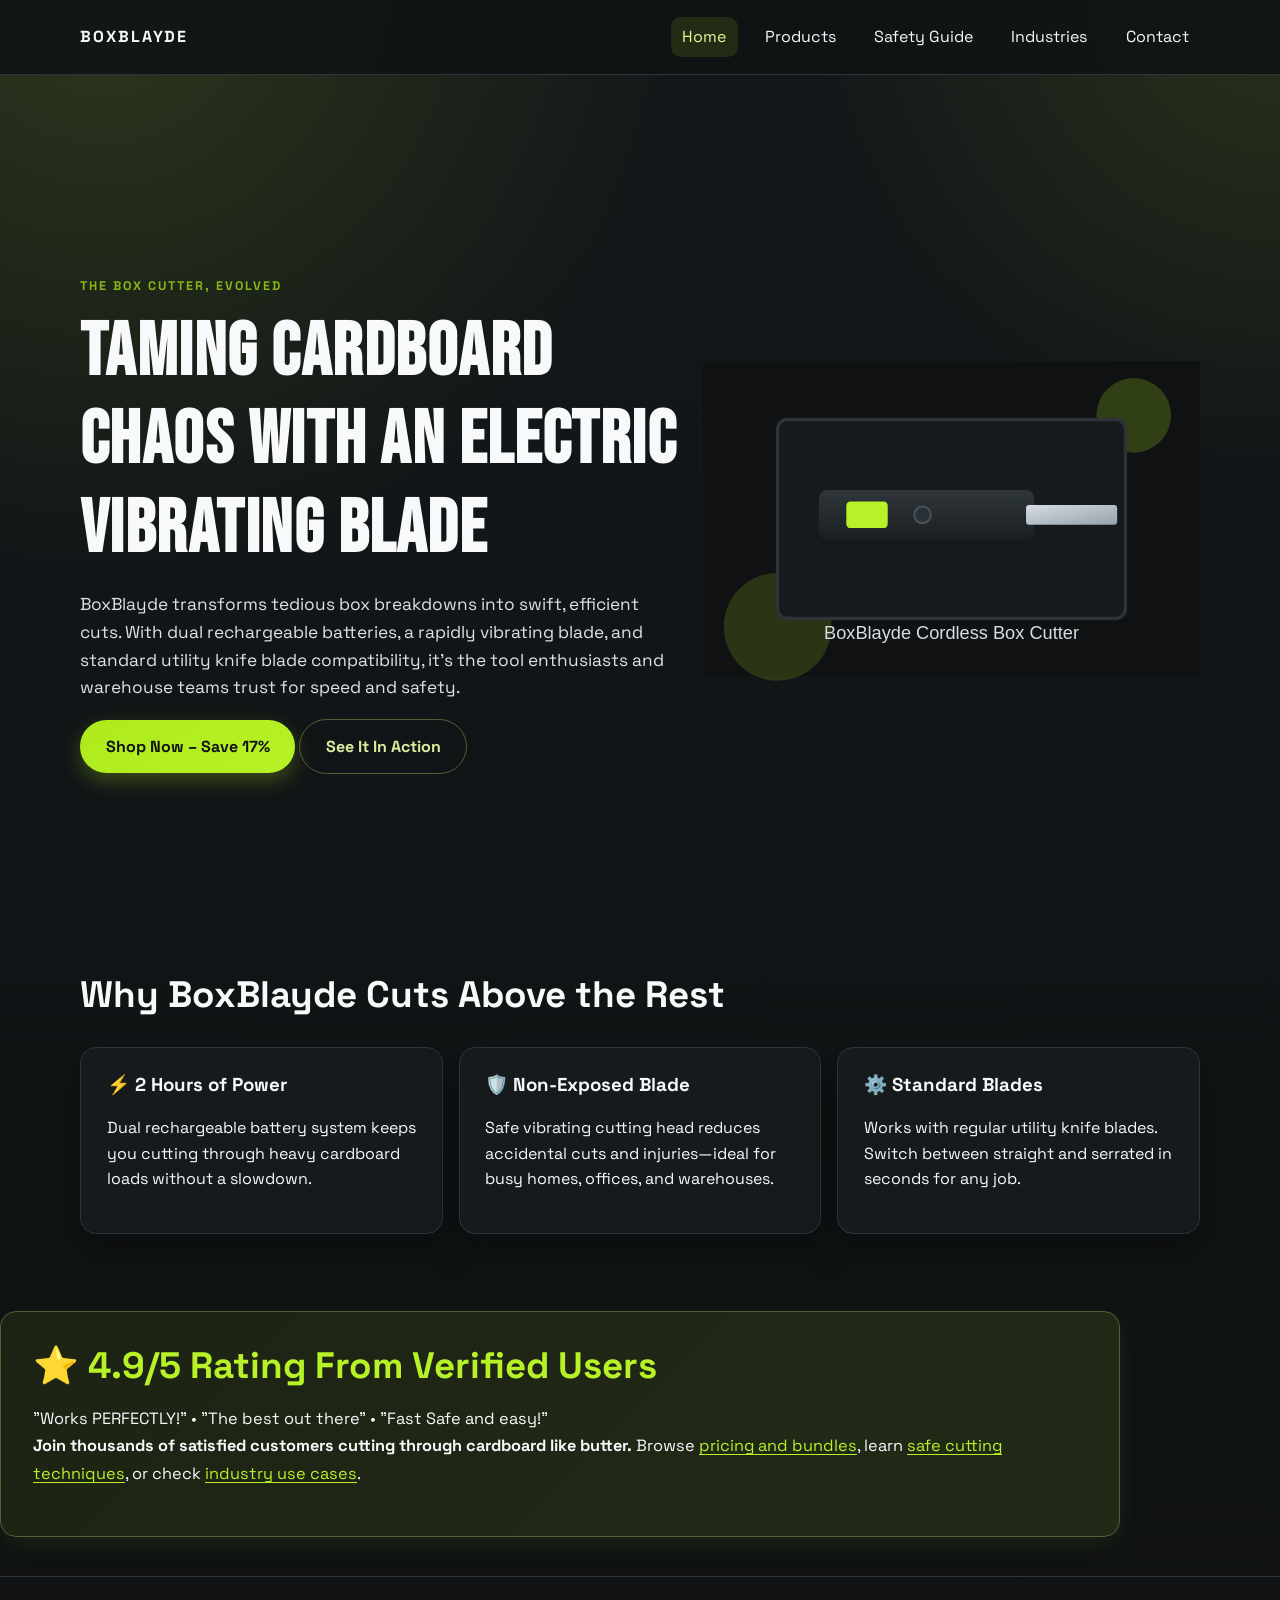
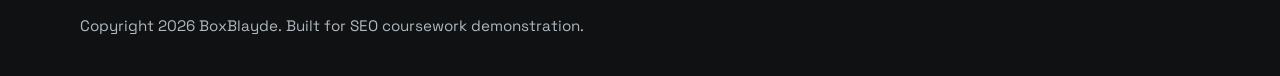
<file: boxblade-site/index.html>
<!DOCTYPE html>
<html lang="en-US">
  <head>
    <meta charset="UTF-8" />
    <meta name="viewport" content="width=device-width, initial-scale=1.0" />
    <title>BoxBlayde Cordless Box Cutter | Safe Box Opener for Warehouse Teams</title>
    <meta
      name="description"
      content="Shop BoxBlayde cordless box cutter tools engineered for safer, faster package opening in warehouse, retail, and e-commerce workflows."
    />
    <meta
      name="keywords"
      content="cordless box cutter, safe box opener, warehouse box cutter, electric box cutter"
    />
    <link rel="canonical" href="https://www.boxblayde.com/" />
    <meta property="og:title" content="BoxBlayde Cordless Box Cutter" />
    <meta
      property="og:description"
      content="A safer, faster box-opening tool built for warehouse teams, shipping stations, and heavy package workflows."
    />
    <meta property="og:type" content="website" />
    <meta property="og:url" content="https://www.boxblayde.com/" />
    <meta property="og:image" content="assets/img/cordless-box-cutter-hero.svg" />
    <link rel="preconnect" href="https://fonts.googleapis.com" />
    <link rel="preconnect" href="https://fonts.gstatic.com" crossorigin />
    <link
      href="https://fonts.googleapis.com/css2?family=Bebas+Neue&family=Space+Grotesk:wght@400;500;700&display=swap"
      rel="stylesheet"
    />
    <link rel="stylesheet" href="assets/css/styles.css" />

    <script async src="https://www.googletagmanager.com/gtag/js?id=G-EH2M1LJLVN"></script>
    <script>
      window.dataLayer = window.dataLayer || [];
      function gtag() {
        dataLayer.push(arguments);
      }
      gtag("js", new Date());
      gtag("config", "G-EH2M1LJLVN");
    </script>

    <script type="application/ld+json">
      {
        "@context": "https://schema.org",
        "@type": "Organization",
        "name": "BoxBlayde",
        "url": "https://www.boxblayde.com/",
        "logo": "https://www.boxblayde.com/assets/img/cordless-box-cutter-hero.svg",
        "sameAs": [
          "https://www.linkedin.com/company/boxblayde",
          "https://www.facebook.com/boxblayde"
        ],
        "description": "BoxBlayde provides cordless box cutter products for safer and faster cardboard opening."
      }
    </script>
  </head>
  <body>
    <header class="site-header">
      <div class="container nav-wrap">
        <a class="brand" href="index.html">BoxBlayde</a>
        <button class="menu-toggle" type="button" aria-expanded="false" aria-label="Toggle menu">
          Menu
        </button>
        <nav class="site-nav" aria-label="Primary">
          <a aria-current="page" href="index.html">Home</a>
          <a href="products.html">Products</a>
          <a href="safety-guide.html">Safety Guide</a>
          <a href="industries.html">Industries</a>
          <a href="contact.html">Contact</a>
        </nav>
      </div>
    </header>

    <main>
      <section class="container hero">
        <div>
          <p class="kicker reveal">The Box Cutter, Evolved</p>
          <h1 class="reveal">Taming Cardboard Chaos With an Electric Vibrating Blade</h1>
          <p class="lead reveal">
            BoxBlayde transforms tedious box breakdowns into swift, efficient cuts. With dual rechargeable batteries,
            a rapidly vibrating blade, and standard utility knife blade compatibility, it's the tool enthusiasts
            and warehouse teams trust for speed and safety.
          </p>
          <a class="btn" href="products.html">Shop Now – Save 17%</a>
          <a class="btn ghost" href="safety-guide.html">See It In Action</a>
        </div>
        <img
          src="assets/img/cordless-box-cutter-hero.svg"
          width="1200"
          height="760"
          alt="BoxBlayde cordless box cutter product hero image"
          loading="eager"
        />
      </section>

      <section class="container section" aria-labelledby="why-boxblayde">
        <h2 id="why-boxblayde">Why BoxBlayde Cuts Above the Rest</h2>
        <div class="grid-3">
          <article class="card">
            <h3>⚡ 2 Hours of Power</h3>
            <p>Dual rechargeable battery system keeps you cutting through heavy cardboard loads without a slowdown.</p>
          </article>
          <article class="card">
            <h3>🛡️ Non-Exposed Blade</h3>
            <p>Safe vibrating cutting head reduces accidental cuts and injuries—ideal for busy homes, offices, and warehouses.</p>
          </article>
          <article class="card">
            <h3>⚙️ Standard Blades</h3>
            <p>Works with regular utility knife blades. Switch between straight and serrated in seconds for any job.</p>
          </article>
        </div>
      </section>

      <section class="container cta-band" aria-labelledby="social-proof">
        <h2 id="social-proof">⭐ 4.9/5 Rating From Verified Users</h2>
        <p>
          "Works PERFECTLY!" • "The best out there" • "Fast Safe and easy!" <br/>
          <strong>Join thousands of satisfied customers cutting through cardboard like butter.</strong> Browse
          <a href="products.html">pricing and bundles</a>, learn 
          <a href="safety-guide.html">safe cutting techniques</a>, or check
          <a href="industries.html">industry use cases</a>.
        </p>
      </section>
    </main>

    <footer class="site-footer">
      <div class="container">
        <p>Copyright <span id="year"></span> BoxBlayde. Built for SEO coursework demonstration.</p>
      </div>
    </footer>

    <script src="assets/js/app.js" defer></script>
  </body>
</html>
</file>
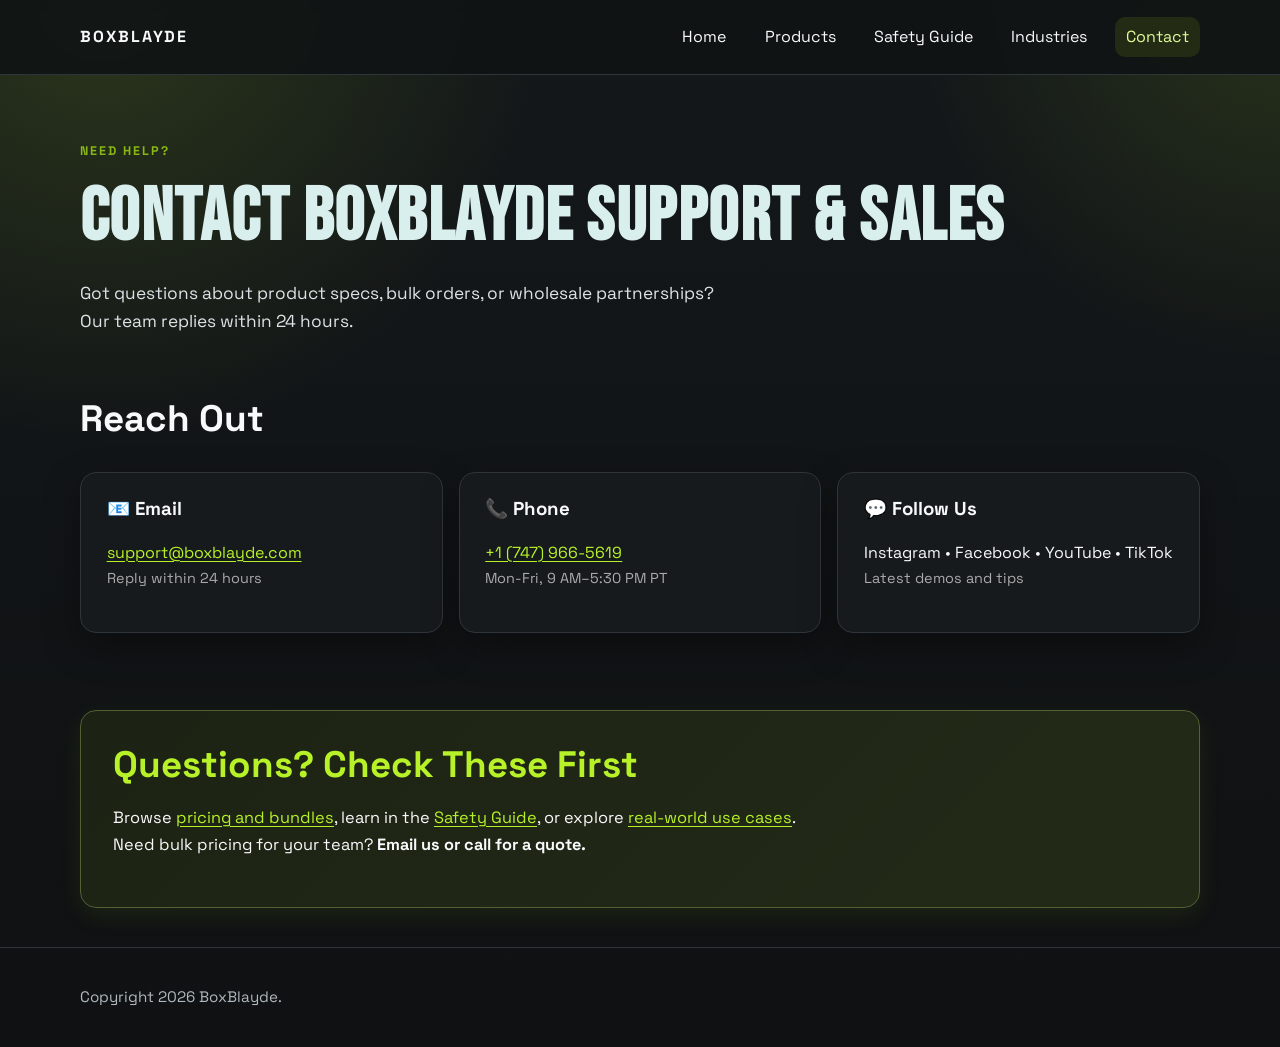
<file: boxblade-site/contact.html>
<!DOCTYPE html>
<html lang="en-US">
  <head>
    <meta charset="UTF-8" />
    <meta name="viewport" content="width=device-width, initial-scale=1.0" />
    <title>Contact BoxBlayde | Product Support and Bulk Orders</title>
    <meta
      name="description"
      content="Contact BoxBlayde for cordless box cutter support, warehouse procurement, and wholesale partnership enquiries."
    />
    <meta
      name="keywords"
      content="contact box cutter supplier, warehouse cutter support, bulk order enquiry"
    />
    <link rel="canonical" href="https://www.boxblayde.com/contact" />
    <meta property="og:title" content="Contact BoxBlayde - Support & Bulk Sales" />
    <meta property="og:description" content="Reach BoxBlayde support for product questions, bulk orders, or wholesale partnerships. Reply within 24 hours." />
    <meta property="og:type" content="website" />
    <meta property="og:url" content="https://www.boxblayde.com/contact" />
    <meta property="og:image" content="assets/img/cordless-box-cutter-hero.svg" />
    <link rel="preconnect" href="https://fonts.googleapis.com" />
    <link rel="preconnect" href="https://fonts.gstatic.com" crossorigin />
    <link
      href="https://fonts.googleapis.com/css2?family=Bebas+Neue&family=Space+Grotesk:wght@400;500;700&display=swap"
      rel="stylesheet"
    />
    <link rel="stylesheet" href="assets/css/styles.css" />
    <script async src="https://www.googletagmanager.com/gtag/js?id=G-EH2M1LJLVN"></script>
    <script>
      window.dataLayer = window.dataLayer || [];
      function gtag() { dataLayer.push(arguments); }
      gtag("js", new Date());
      gtag("config", "G-EH2M1LJLVN");
    </script>
  </head>
  <body>
    <header class="site-header">
      <div class="container nav-wrap">
        <a class="brand" href="index.html">BoxBlayde</a>
        <button class="menu-toggle" type="button" aria-expanded="false" aria-label="Toggle menu">Menu</button>
        <nav class="site-nav" aria-label="Primary">
          <a href="index.html">Home</a>
          <a href="products.html">Products</a>
          <a href="safety-guide.html">Safety Guide</a>
          <a href="industries.html">Industries</a>
          <a aria-current="page" href="contact.html">Contact</a>
        </nav>
      </div>
    </header>

    <main class="container">
      <header class="page-header">
        <p class="kicker">Need Help?</p>
        <h1>Contact BoxBlayde Support & Sales</h1>
        <p class="lead">Got questions about product specs, bulk orders, or wholesale partnerships? Our team replies within 24 hours.</p>
      </header>

      <section class="section" aria-labelledby="contact-options">
        <h2 id="contact-options">Reach Out</h2>
        <div class="grid-3">
          <article class="card">
            <h3>📧 Email</h3>
            <p><a href="mailto:support@boxblayde.com">support@boxblayde.com</a><br/><span style="font-size: 0.9rem; color: #aaa;">Reply within 24 hours</span></p>
          </article>
          <article class="card">
            <h3>📞 Phone</h3>
            <p><a href="tel:+17479665619">+1 (747) 966-5619</a><br/><span style="font-size: 0.9rem; color: #aaa;">Mon-Fri, 9 AM–5:30 PM PT</span></p>
          </article>
          <article class="card">
            <h3>💬 Follow Us</h3>
            <p>Instagram • Facebook • YouTube • TikTok<br/><span style="font-size: 0.9rem; color: #aaa;">Latest demos and tips</span></p>
          </article>
        </div>
      </section>

      <section class="cta-band" aria-labelledby="support-links">
        <h2 id="support-links">Questions? Check These First</h2>
        <p>
          Browse <a href="products.html">pricing and bundles</a>, learn in the
          <a href="safety-guide.html">Safety Guide</a>, or explore <a href="industries.html">real-world use cases</a>.
          <br/>Need bulk pricing for your team? <strong>Email us or call for a quote.</strong>
        </p>
      </section>
    </main>

    <footer class="site-footer">
      <div class="container">
        <p>Copyright <span id="year"></span> BoxBlayde.</p>
      </div>
    </footer>

    <script src="assets/js/app.js" defer></script>
  </body>
</html>
</file>
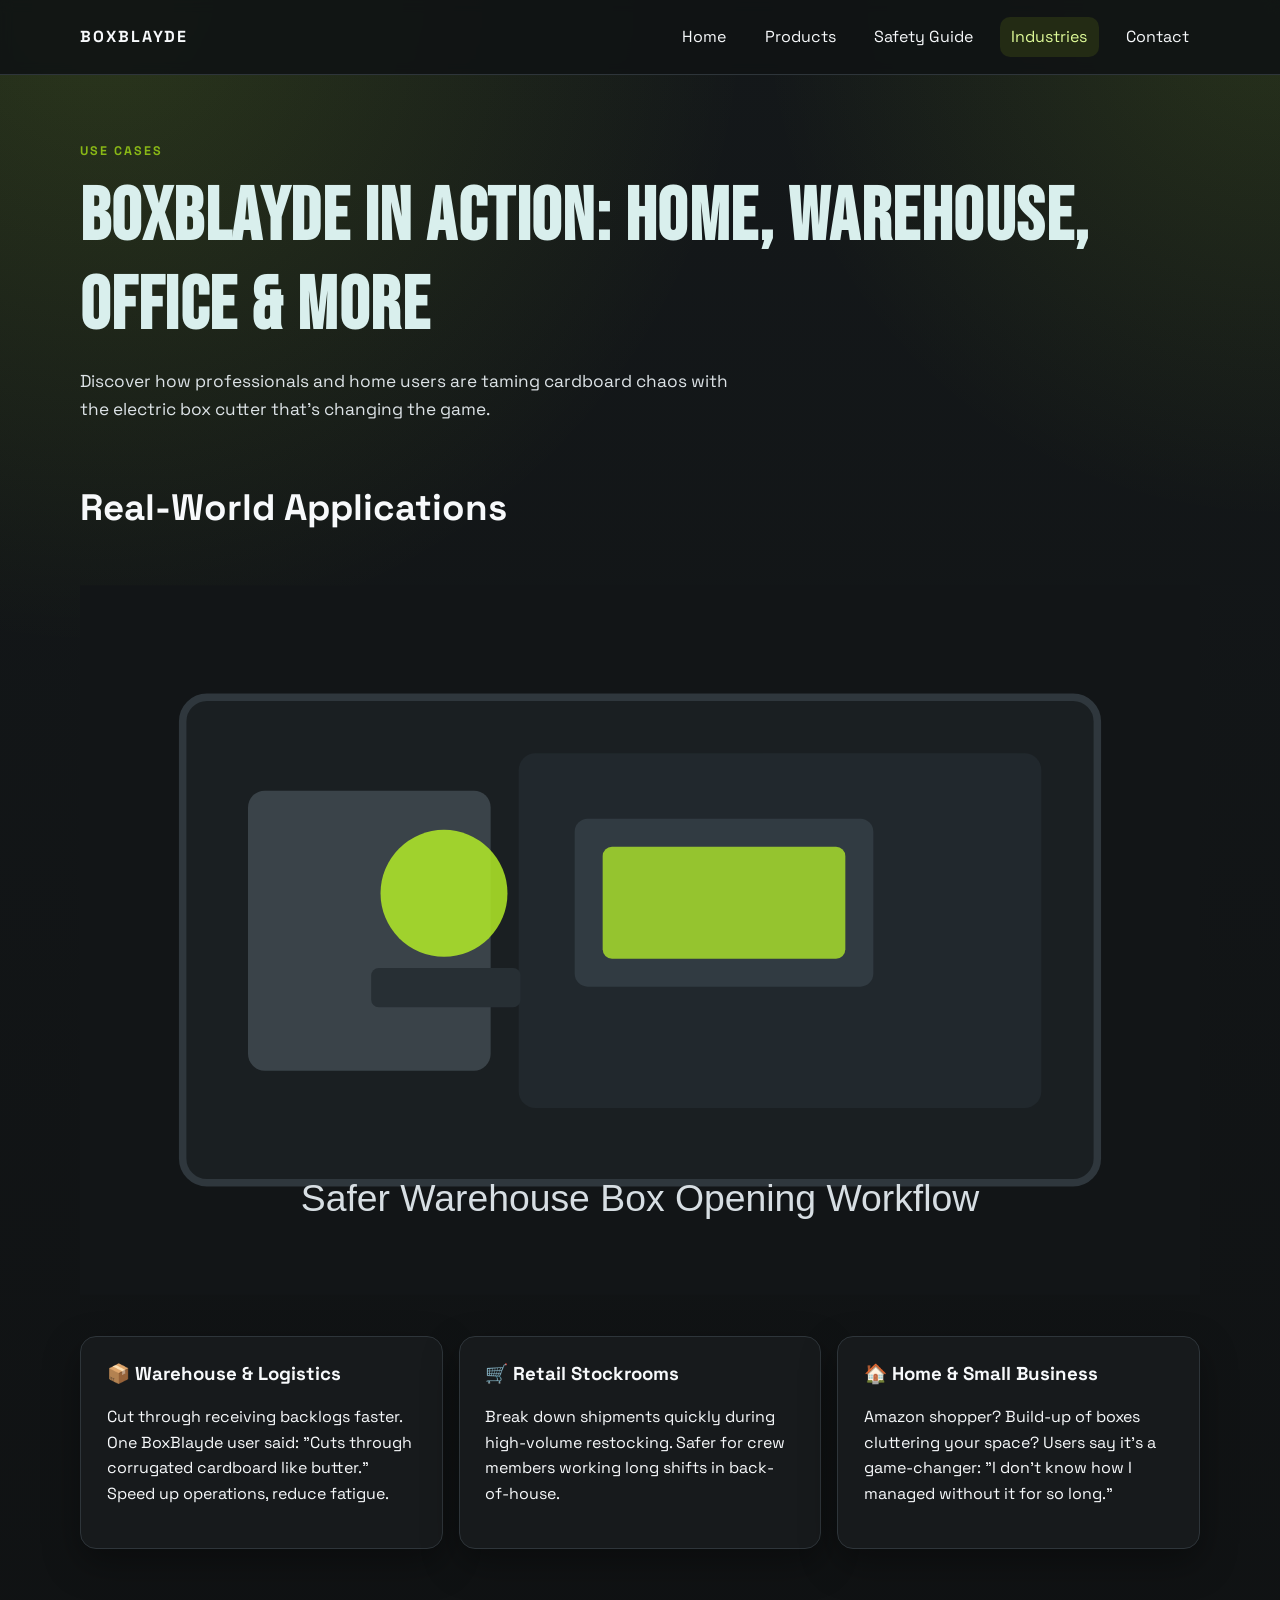
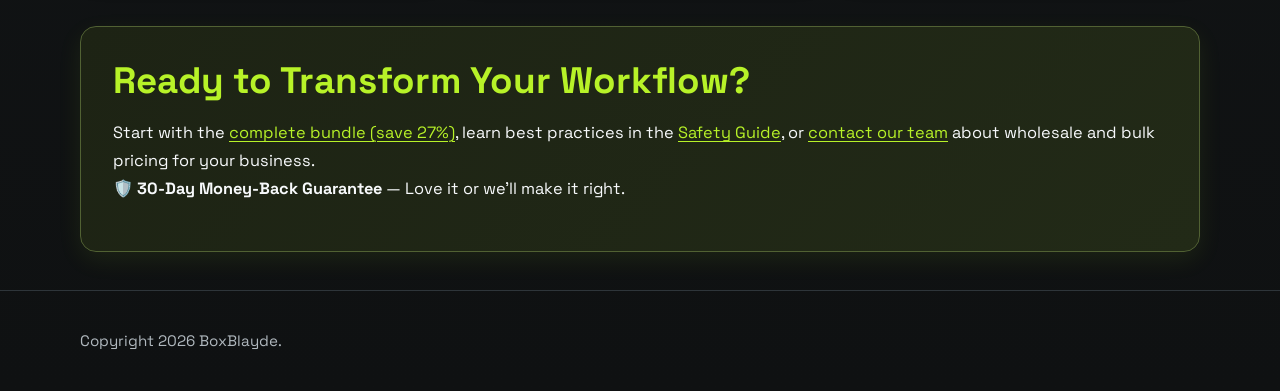
<file: boxblade-site/industries.html>
<!DOCTYPE html>
<html lang="en-US">
  <head>
    <meta charset="UTF-8" />
    <meta name="viewport" content="width=device-width, initial-scale=1.0" />
    <title>Warehouse and Retail Box Cutter Use Cases | BoxBlayde</title>
    <meta
      name="description"
      content="Discover how BoxBlayde cordless box cutter tools support warehouse, retail, fulfillment, and home packaging use cases with safer handling."
    />
    <meta
      name="keywords"
      content="warehouse box cutter, retail stockroom box opener, fulfillment center cutting tool, electric box cutter use cases"
    />
    <link rel="canonical" href="https://www.boxblayde.com/industries" />
    <meta property="og:title" content="BoxBlayde in Action - Warehouse, Retail & Home Use Cases" />
    <meta property="og:description" content="See how BoxBlayde electric box cutters transform workflows in warehouses, retail stockrooms, fulfillment centers, and home offices." />
    <meta property="og:type" content="website" />
    <meta property="og:url" content="https://www.boxblayde.com/industries" />
    <meta property="og:image" content="assets/img/cordless-box-cutter-hero.svg" />
    <link rel="preconnect" href="https://fonts.googleapis.com" />
    <link rel="preconnect" href="https://fonts.gstatic.com" crossorigin />
    <link
      href="https://fonts.googleapis.com/css2?family=Bebas+Neue&family=Space+Grotesk:wght@400;500;700&display=swap"
      rel="stylesheet"
    />
    <link rel="stylesheet" href="assets/css/styles.css" />
    <script async src="https://www.googletagmanager.com/gtag/js?id=G-EH2M1LJLVN"></script>
    <script>
      window.dataLayer = window.dataLayer || [];
      function gtag() { dataLayer.push(arguments); }
      gtag("js", new Date());
      gtag("config", "G-EH2M1LJLVN");
    </script>
  </head>
  <body>
    <header class="site-header">
      <div class="container nav-wrap">
        <a class="brand" href="index.html">BoxBlayde</a>
        <button class="menu-toggle" type="button" aria-expanded="false" aria-label="Toggle menu">Menu</button>
        <nav class="site-nav" aria-label="Primary">
          <a href="index.html">Home</a>
          <a href="products.html">Products</a>
          <a href="safety-guide.html">Safety Guide</a>
          <a aria-current="page" href="industries.html">Industries</a>
          <a href="contact.html">Contact</a>
        </nav>
      </div>
    </header>

    <main class="container">
      <header class="page-header">
        <p class="kicker">Use Cases</p>
        <h1>BoxBlayde in Action: Home, Warehouse, Office & More</h1>
        <p class="lead">Discover how professionals and home users are taming cardboard chaos with the electric box cutter that's changing the game.</p>
      </header>

      <section class="section" aria-labelledby="industry-applications">
        <h2 id="industry-applications">Real-World Applications</h2>
        <img
          src="assets/img/warehouse-box-cutter-use-case.svg"
          width="1200"
          height="760"
          alt="Professional warehouse worker efficiently breaking down cardboard boxes"
          loading="lazy"
        />
        <div class="grid-3" style="margin-top: 1rem;">
          <article class="card">
            <h3>📦 Warehouse & Logistics</h3>
            <p>Cut through receiving backlogs faster. One BoxBlayde user said: "Cuts through corrugated cardboard like butter." Speed up operations, reduce fatigue.</p>
          </article>
          <article class="card">
            <h3>🛒 Retail Stockrooms</h3>
            <p>Break down shipments quickly during high-volume restocking. Safer for crew members working long shifts in back-of-house.</p>
          </article>
          <article class="card">
            <h3>🏠 Home & Small Business</h3>
            <p>Amazon shopper? Build-up of boxes cluttering your space? Users say it's a game-changer: "I don't know how I managed without it for so long."</p>
          </article>
        </div>
      </section>

      <section class="cta-band" aria-labelledby="industry-links">
        <h2 id="industry-links">Ready to Transform Your Workflow?</h2>
        <p>
          Start with the <a href="products.html">complete bundle (save 27%)</a>, learn best practices in the
          <a href="safety-guide.html">Safety Guide</a>, or <a href="contact.html">contact our team</a> about wholesale and bulk pricing for your business.
          <br/>🛡️ <strong>30-Day Money-Back Guarantee</strong> — Love it or we'll make it right.
        </p>
      </section>
    </main>

    <footer class="site-footer">
      <div class="container">
        <p>Copyright <span id="year"></span> BoxBlayde.</p>
      </div>
    </footer>

    <script src="assets/js/app.js" defer></script>
  </body>
</html>
</file>
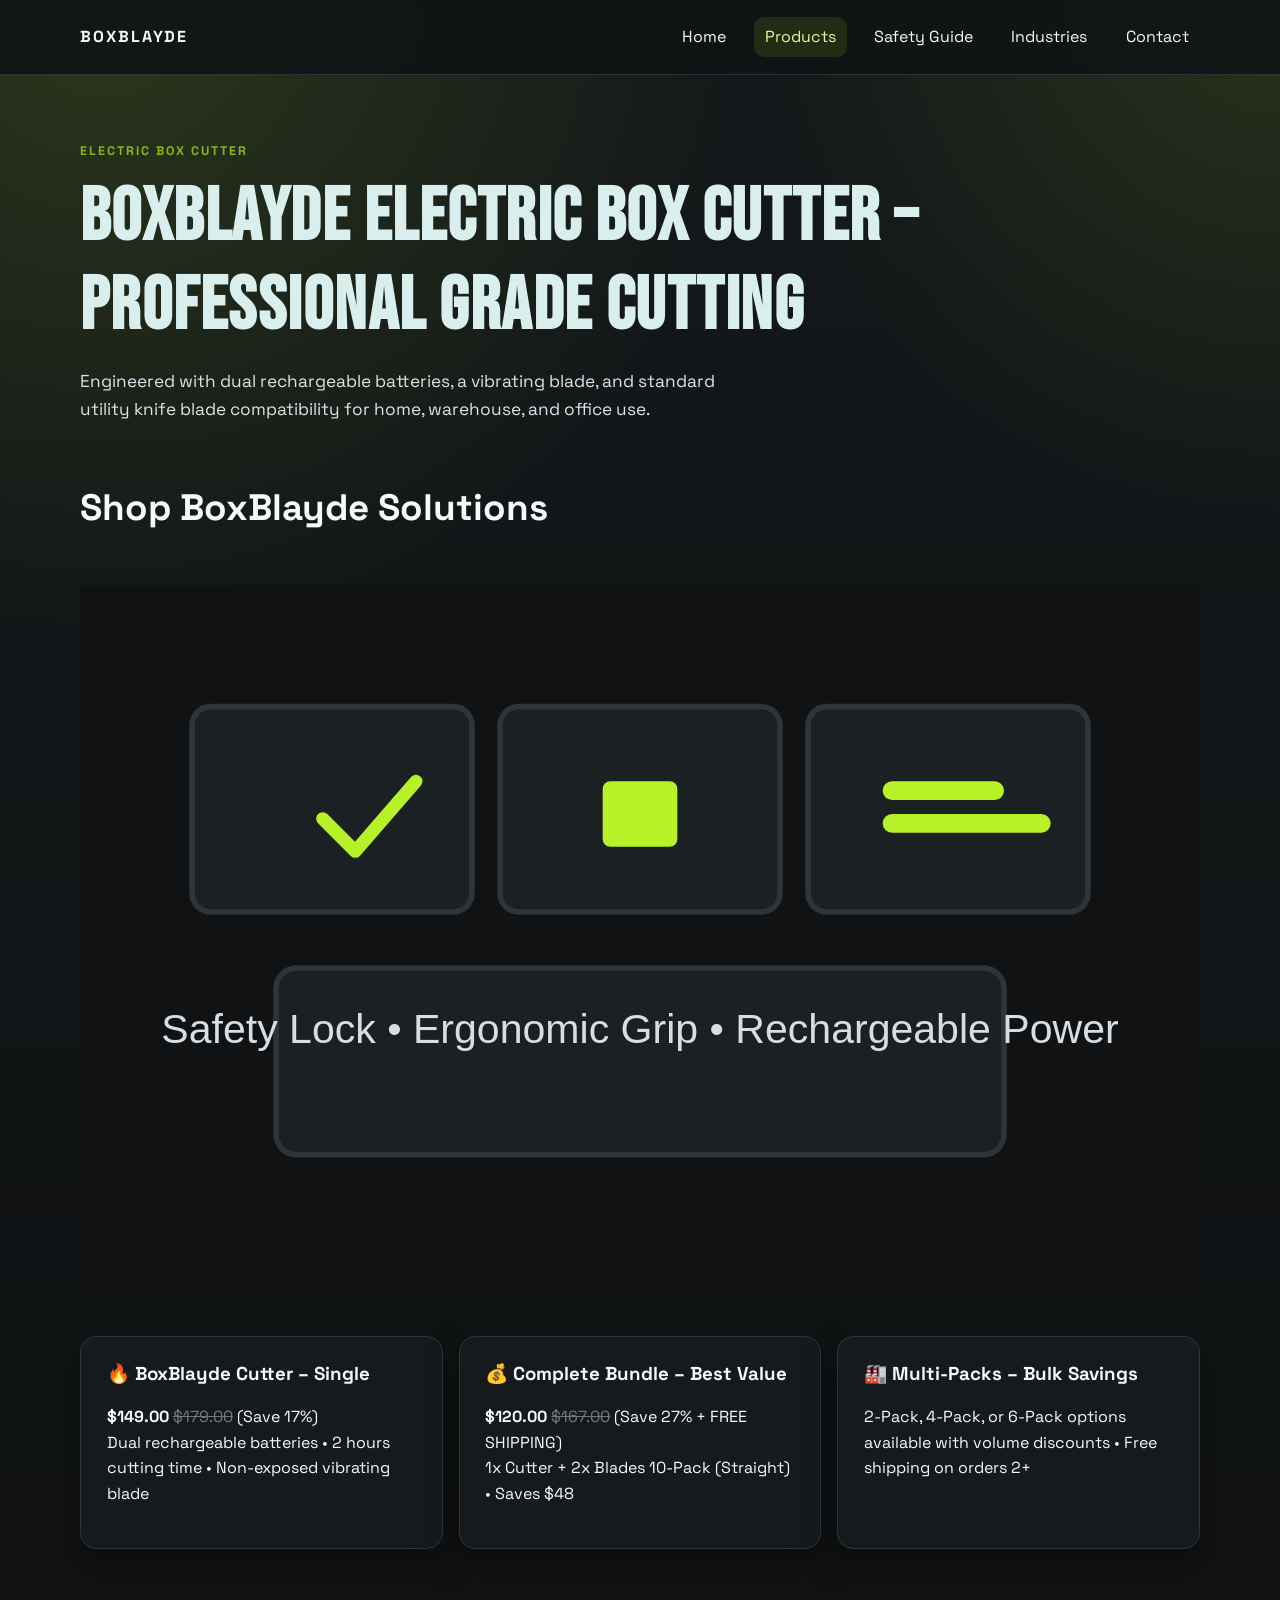
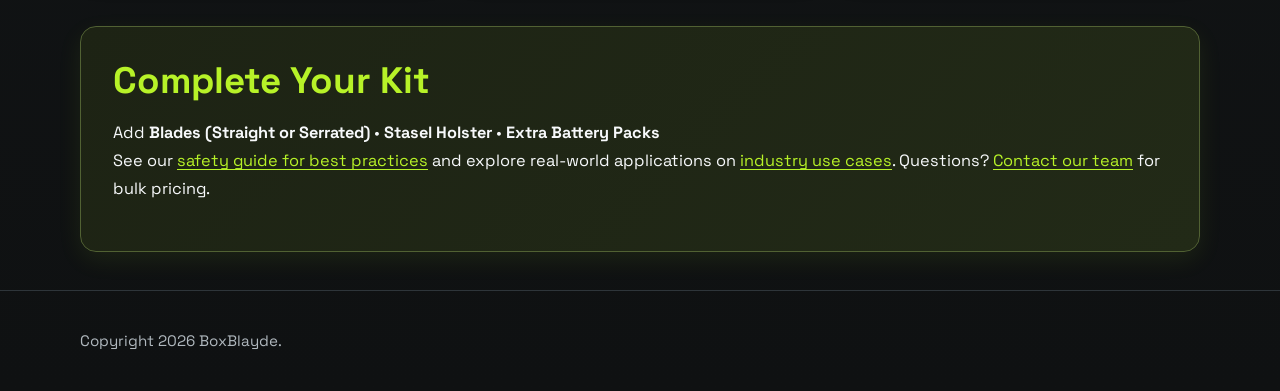
<file: boxblade-site/products.html>
<!DOCTYPE html>
<html lang="en-US">
  <head>
    <meta charset="UTF-8" />
    <meta name="viewport" content="width=device-width, initial-scale=1.0" />
    <title>Cordless Box Cutter Models | BoxBlayde Products</title>
    <meta
      name="description"
      content="Explore BoxBlayde product options including cordless box cutter models, charging docks, and safety accessories for warehouse operations."
    />
    <meta
      name="keywords"
      content="cordless box cutter, electric box cutter, safe box opener, warehouse cutting tool"
    />
    <link rel="canonical" href="https://www.boxblayde.com/products" />
    <meta property="og:title" content="BoxBlayde Electric Box Cutter Models" />
    <meta property="og:description" content="Shop BoxBlayde cordless box cutters with dual batteries, vibrating blade, and standard utility blade compatibility. Complete bundles with free shipping." />
    <meta property="og:type" content="website" />
    <meta property="og:url" content="https://www.boxblayde.com/products" />
    <meta property="og:image" content="assets/img/safe-box-opener-features.svg" />
    <link rel="preconnect" href="https://fonts.googleapis.com" />
    <link rel="preconnect" href="https://fonts.gstatic.com" crossorigin />
    <link
      href="https://fonts.googleapis.com/css2?family=Bebas+Neue&family=Space+Grotesk:wght@400;500;700&display=swap"
      rel="stylesheet"
    />
    <link rel="stylesheet" href="assets/css/styles.css" />
    <script async src="https://www.googletagmanager.com/gtag/js?id=G-EH2M1LJLVN"></script>
    <script>
      window.dataLayer = window.dataLayer || [];
      function gtag() { dataLayer.push(arguments); }
      gtag("js", new Date());
      gtag("config", "G-EH2M1LJLVN");
    </script>
  </head>
  <body>
    <header class="site-header">
      <div class="container nav-wrap">
        <a class="brand" href="index.html">BoxBlayde</a>
        <button class="menu-toggle" type="button" aria-expanded="false" aria-label="Toggle menu">Menu</button>
        <nav class="site-nav" aria-label="Primary">
          <a href="index.html">Home</a>
          <a aria-current="page" href="products.html">Products</a>
          <a href="safety-guide.html">Safety Guide</a>
          <a href="industries.html">Industries</a>
          <a href="contact.html">Contact</a>
        </nav>
      </div>
    </header>

    <main class="container">
      <header class="page-header">
        <p class="kicker">Electric Box Cutter</p>
        <h1>BoxBlayde Electric Box Cutter – Professional Grade Cutting</h1>
        <p class="lead">Engineered with dual rechargeable batteries, a vibrating blade, and standard utility knife blade compatibility for home, warehouse, and office use.</p>
      </header>

      <section class="section" aria-labelledby="featured-products">
        <h2 id="featured-products">Shop BoxBlayde Solutions</h2>
        <img
          src="assets/img/safe-box-opener-features.svg"
          width="1200"
          height="760"
          alt="BoxBlayde features: non-exposed vibrating blade, dual rechargeable batteries, 2 hours cutting time"
          loading="lazy"
        />
        <div class="grid-3" style="margin-top: 1rem;">
          <article class="card">
            <h3>🔥 BoxBlayde Cutter – Single</h3>
            <p><strong>$149.00</strong> <span style="text-decoration: line-through; color: #777;">$179.00</span> (Save 17%)<br/>Dual rechargeable batteries • 2 hours cutting time • Non-exposed vibrating blade</p>
          </article>
          <article class="card">
            <h3>💰 Complete Bundle – Best Value</h3>
            <p><strong>$120.00</strong> <span style="text-decoration: line-through; color: #777;">$167.00</span> (Save 27% + FREE SHIPPING)<br/>1x Cutter + 2x Blades 10-Pack (Straight) • Saves $48</p>
          </article>
          <article class="card">
            <h3>🏭 Multi-Packs – Bulk Savings</h3>
            <p>2-Pack, 4-Pack, or 6-Pack options available with volume discounts • Free shipping on orders 2+</p>
          </article>
        </div>
      </section>

      <section class="cta-band" aria-labelledby="accessories">
        <h2 id="accessories">Complete Your Kit</h2>
        <p>
          Add <strong>Blades (Straight or Serrated)</strong> • <strong>Stasel Holster</strong> • <strong>Extra Battery Packs</strong><br/>
          See our <a href="safety-guide.html">safety guide for best practices</a> and explore real-world applications on
          <a href="industries.html">industry use cases</a>. Questions? <a href="contact.html">Contact our team</a> for bulk pricing.
        </p>
      </section>
    </main>

    <footer class="site-footer">
      <div class="container">
        <p>Copyright <span id="year"></span> BoxBlayde.</p>
      </div>
    </footer>

    <script src="assets/js/app.js" defer></script>
  </body>
</html>
</file>
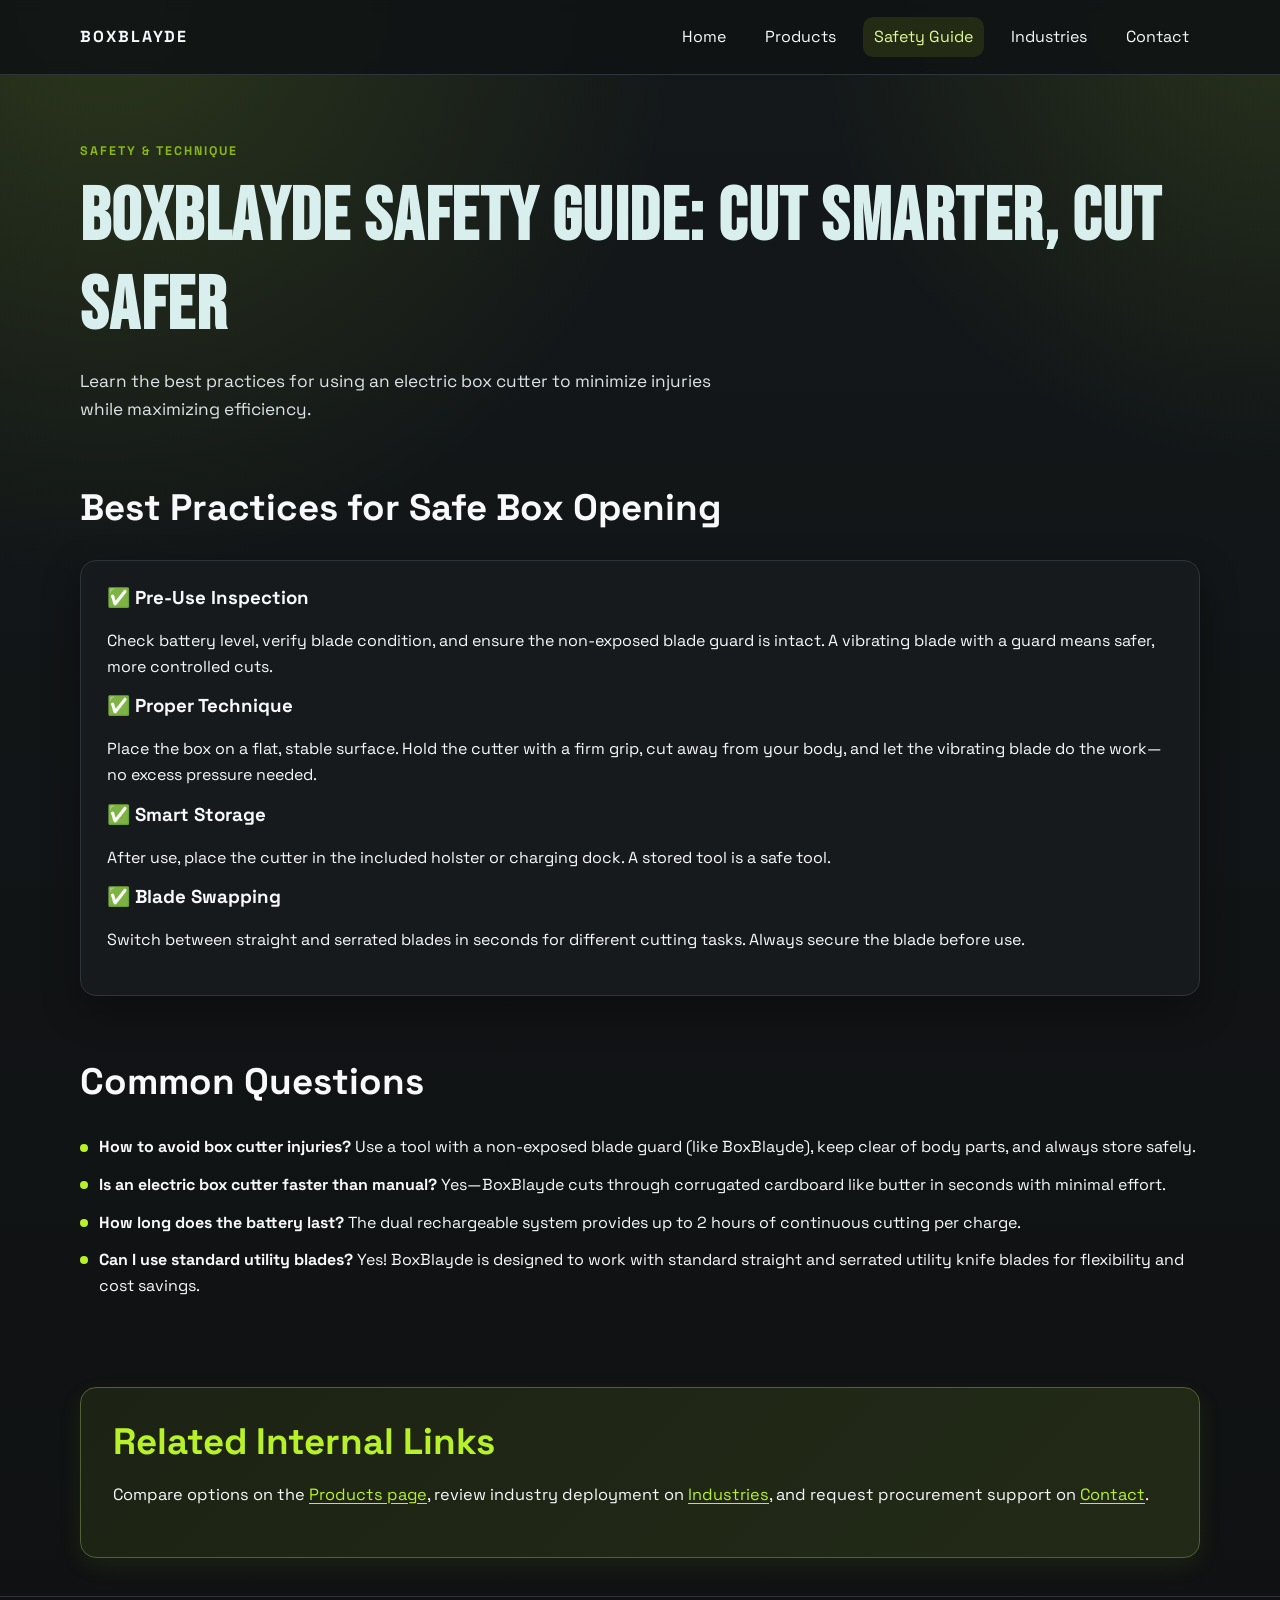
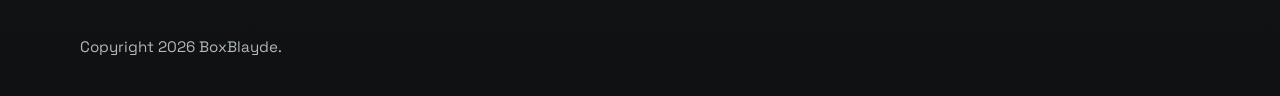
<file: boxblade-site/safety-guide.html>
<!DOCTYPE html>
<html lang="en-US">
  <head>
    <meta charset="UTF-8" />
    <meta name="viewport" content="width=device-width, initial-scale=1.0" />
    <title>Box Cutter Safety Guide | Safe Box Opener Best Practices</title>
    <meta
      name="description"
      content="Follow BoxBlayde safety best practices for using a cordless box cutter in warehouse and shipping environments with fewer injuries and cleaner cuts."
    />
    <meta
      name="keywords"
      content="box cutter safety guide, safe box opener tips, warehouse cutting safety, reduce box cutter injuries"
    />
    <link rel="canonical" href="https://www.boxblayde.com/safety-guide" />
    <meta property="og:title" content="Box Cutter Safety Guide - Best Practices" />
    <meta property="og:description" content="Learn safe box opening techniques, pre-use inspection tips, and best practices for using an electric box cutter in warehouses and offices." />
    <meta property="og:type" content="website" />
    <meta property="og:url" content="https://www.boxblayde.com/safety-guide" />
    <meta property="og:image" content="assets/img/warehouse-box-cutter-use-case.svg" />
    <link rel="preconnect" href="https://fonts.googleapis.com" />
    <link rel="preconnect" href="https://fonts.gstatic.com" crossorigin />
    <link
      href="https://fonts.googleapis.com/css2?family=Bebas+Neue&family=Space+Grotesk:wght@400;500;700&display=swap"
      rel="stylesheet"
    />
    <link rel="stylesheet" href="assets/css/styles.css" />
    <script async src="https://www.googletagmanager.com/gtag/js?id=G-EH2M1LJLVN"></script>
    <script>
      window.dataLayer = window.dataLayer || [];
      function gtag() { dataLayer.push(arguments); }
      gtag("js", new Date());
      gtag("config", "G-EH2M1LJLVN");
    </script>
  </head>
  <body>
    <header class="site-header">
      <div class="container nav-wrap">
        <a class="brand" href="index.html">BoxBlayde</a>
        <button class="menu-toggle" type="button" aria-expanded="false" aria-label="Toggle menu">Menu</button>
        <nav class="site-nav" aria-label="Primary">
          <a href="index.html">Home</a>
          <a href="products.html">Products</a>
          <a aria-current="page" href="safety-guide.html">Safety Guide</a>
          <a href="industries.html">Industries</a>
          <a href="contact.html">Contact</a>
        </nav>
      </div>
    </header>

    <main class="container">
      <header class="page-header">
        <p class="kicker">Safety & Technique</p>
        <h1>BoxBlayde Safety Guide: Cut Smarter, Cut Safer</h1>
        <p class="lead">Learn the best practices for using an electric box cutter to minimize injuries while maximizing efficiency.</p>
      </header>

      <section class="section" aria-labelledby="guide-steps">
        <h2 id="guide-steps">Best Practices for Safe Box Opening</h2>
        <article class="card">
          <h3>✅ Pre-Use Inspection</h3>
          <p>Check battery level, verify blade condition, and ensure the non-exposed blade guard is intact. A vibrating blade with a guard means safer, more controlled cuts.</p>
          <h3>✅ Proper Technique</h3>
          <p>Place the box on a flat, stable surface. Hold the cutter with a firm grip, cut away from your body, and let the vibrating blade do the work—no excess pressure needed.</p>
          <h3>✅ Smart Storage</h3>
          <p>After use, place the cutter in the included holster or charging dock. A stored tool is a safe tool.</p>
          <h3>✅ Blade Swapping</h3>
          <p>Switch between straight and serrated blades in seconds for different cutting tasks. Always secure the blade before use.</p>
        </article>
      </section>

      <section class="section" aria-labelledby="faq-keywords">
        <h2 id="faq-keywords">Common Questions</h2>
        <ul class="list-clean">
          <li><strong>How to avoid box cutter injuries?</strong> Use a tool with a non-exposed blade guard (like BoxBlayde), keep clear of body parts, and always store safely.</li>
          <li><strong>Is an electric box cutter faster than manual?</strong> Yes—BoxBlayde cuts through corrugated cardboard like butter in seconds with minimal effort.</li>
          <li><strong>How long does the battery last?</strong> The dual rechargeable system provides up to 2 hours of continuous cutting per charge.</li>
          <li><strong>Can I use standard utility blades?</strong> Yes! BoxBlayde is designed to work with standard straight and serrated utility knife blades for flexibility and cost savings.</li>
        </ul>
      </section>

      <section class="cta-band" aria-labelledby="related-links">
        <h2 id="related-links">Related Internal Links</h2>
        <p>
          Compare options on the <a href="products.html">Products page</a>, review industry deployment on
          <a href="industries.html">Industries</a>, and request procurement support on <a href="contact.html">Contact</a>.
        </p>
      </section>
    </main>

    <footer class="site-footer">
      <div class="container">
        <p>Copyright <span id="year"></span> BoxBlayde.</p>
      </div>
    </footer>

    <script src="assets/js/app.js" defer></script>
  </body>
</html>
</file>
<file: boxblade-site/assets/css/styles.css>
:root {
  --bg: #0f1112;
  --surface: #171a1c;
  --surface-soft: #1f2326;
  --ink: #f7f9fb;
  --muted: #b0b8be;
  --accent: #b7f228;
  --accent-dark: #89b816;
  --line: #2e353a;
  --radius: 16px;
  --shadow: 0 14px 36px rgba(0, 0, 0, 0.35);
}

* {
  box-sizing: border-box;
}

html,
body {
  margin: 0;
  padding: 0;
}

body {
  font-family: "Space Grotesk", "Segoe UI", sans-serif;
  color: var(--ink);
  background:
    radial-gradient(circle at 8% 0%, rgba(183, 242, 40, 0.14) 0%, transparent 28%),
    radial-gradient(circle at 100% 0%, rgba(183, 242, 40, 0.12) 0%, transparent 22%),
    linear-gradient(180deg, #14181a 0%, var(--bg) 100%);
  line-height: 1.6;
}

a {
  color: var(--accent);
  text-decoration-thickness: 1px;
  text-underline-offset: 3px;
}

img {
  max-width: 100%;
  display: block;
  border-radius: 12px;
}

.container {
  width: min(1120px, 92%);
  margin-inline: auto;
}

.site-header {
  position: sticky;
  top: 0;
  z-index: 10;
  backdrop-filter: blur(6px);
  background: rgba(16, 19, 20, 0.9);
  border-bottom: 1px solid var(--line);
}

.nav-wrap {
  display: flex;
  align-items: center;
  justify-content: space-between;
  gap: 1rem;
  min-height: 74px;
}

.brand {
  color: var(--ink);
  text-decoration: none;
  font-weight: 700;
  letter-spacing: 0.12em;
  text-transform: uppercase;
}

.menu-toggle {
  display: none;
  border: 1px solid var(--line);
  background: var(--surface-soft);
  color: var(--ink);
  border-radius: 10px;
  padding: 0.45rem 0.7rem;
  cursor: pointer;
}

.site-nav {
  display: flex;
  gap: 1rem;
  align-items: center;
}

.site-nav a {
  text-decoration: none;
  color: var(--ink);
  padding: 0.45rem 0.7rem;
  border-radius: 10px;
}

.site-nav a:hover,
.site-nav a[aria-current="page"] {
  background: #232b14;
  color: #dffb98;
}

.hero {
  padding: 4rem 0 3rem;
  display: grid;
  gap: 1.6rem;
  grid-template-columns: 1.2fr 1fr;
  align-items: center;
}

h1,
h2,
h3 {
  line-height: 1.2;
  margin-top: 0;
}

h1 {
  font-family: "Bebas Neue", Impact, sans-serif;
  font-size: clamp(2.2rem, 6vw, 4.6rem);
  letter-spacing: 0.02em;
  margin-bottom: 0.6rem;
}

h2 {
  font-size: clamp(1.5rem, 3.2vw, 2.3rem);
}

.kicker {
  text-transform: uppercase;
  letter-spacing: 0.16em;
  font-size: 0.78rem;
  color: var(--accent-dark);
  font-weight: 700;
}

.lead {
  font-size: 1.08rem;
  max-width: 60ch;
  color: #dde3e7;
}

.btn,
button.btn {
  display: inline-block;
  border: none;
  border-radius: 999px;
  background: linear-gradient(145deg, #aeea1b 0%, var(--accent) 100%);
  color: #111315;
  text-decoration: none;
  padding: 0.85rem 1.6rem;
  font-weight: 700;
  font-size: 1rem;
  box-shadow: 0 8px 20px rgba(183, 242, 40, 0.25);
  transition: all 0.3s ease;
  cursor: pointer;
}

.btn:hover,
button.btn:hover {
  transform: translateY(-2px);
  box-shadow: 0 12px 28px rgba(183, 242, 40, 0.35);
}

.btn.ghost {
  background: transparent;
  color: #d9ef9e;
  border: 1px solid #516133;
  box-shadow: none;
}

.grid-3 {
  display: grid;
  grid-template-columns: repeat(3, 1fr);
  gap: 1rem;
}

.card {
  background: var(--surface);
  border: 1px solid var(--line);
  border-radius: var(--radius);
  padding: 1.6rem;
  box-shadow: var(--shadow);
  transition: all 0.3s ease;
}

.page-header h1 {
  color: #d9efed;
}

.card:hover {
  border-color: var(--accent);
  box-shadow: 0 18px 42px rgba(183, 242, 40, 0.12);
  transform: translateY(-4px);
}

.page-header {
  padding: 3.4rem 0 1.2rem;
}

.section {
  padding: 1.6rem 0 2.4rem;
}

.list-clean {
  list-style: none;
  padding: 0;
  margin: 0;
}

.list-clean li {
  margin-bottom: 0.75rem;
  padding-left: 1.2rem;
  position: relative;
}

.list-clean li::before {
  content: "";
  width: 8px;
  height: 8px;
  border-radius: 99px;
  background: var(--accent);
  position: absolute;
  left: 0;
  top: 0.58rem;
}

.cta-band {
  margin: 2.4rem 0;
  background: linear-gradient(135deg, #1d2314 0%, #222a17 100%);
  border: 1px solid #516133;
  border-radius: var(--radius);
  padding: 2rem;
  box-shadow: 0 8px 24px rgba(183, 242, 40, 0.08);
}

.cta-band h2 {
  color: var(--accent);
  margin-bottom: 0.8rem;
}

.cta-band p {
  font-size: 1.02rem;
  line-height: 1.7;
}

.site-footer {
  border-top: 1px solid var(--line);
  margin-top: 2rem;
  padding: 1.4rem 0;
  color: var(--muted);
  font-size: 0.95rem;
}

.reveal {
  opacity: 0;
  transform: translateY(14px);
  animation: riseIn 0.7s ease forwards;
}

.reveal:nth-child(2) {
  animation-delay: 0.15s;
}

.reveal:nth-child(3) {
  animation-delay: 0.28s;
}

@keyframes riseIn {
  to {
    opacity: 1;
    transform: none;
  }
}

@media (max-width: 900px) {
  .hero {
    grid-template-columns: 1fr;
  }

  .grid-3 {
    grid-template-columns: 1fr 1fr;
  }
}

@media (max-width: 720px) {
  .menu-toggle {
    display: inline-block;
  }

  .site-nav {
    position: absolute;
    top: 74px;
    right: 4%;
    left: 4%;
    flex-direction: column;
    align-items: stretch;
    background: #161a1d;
    border: 1px solid var(--line);
    border-radius: 14px;
    padding: 0.6rem;
    display: none;
  }

  .site-nav.open {
    display: flex;
  }

  .grid-3 {
    grid-template-columns: 1fr;
  }
}
</file>
